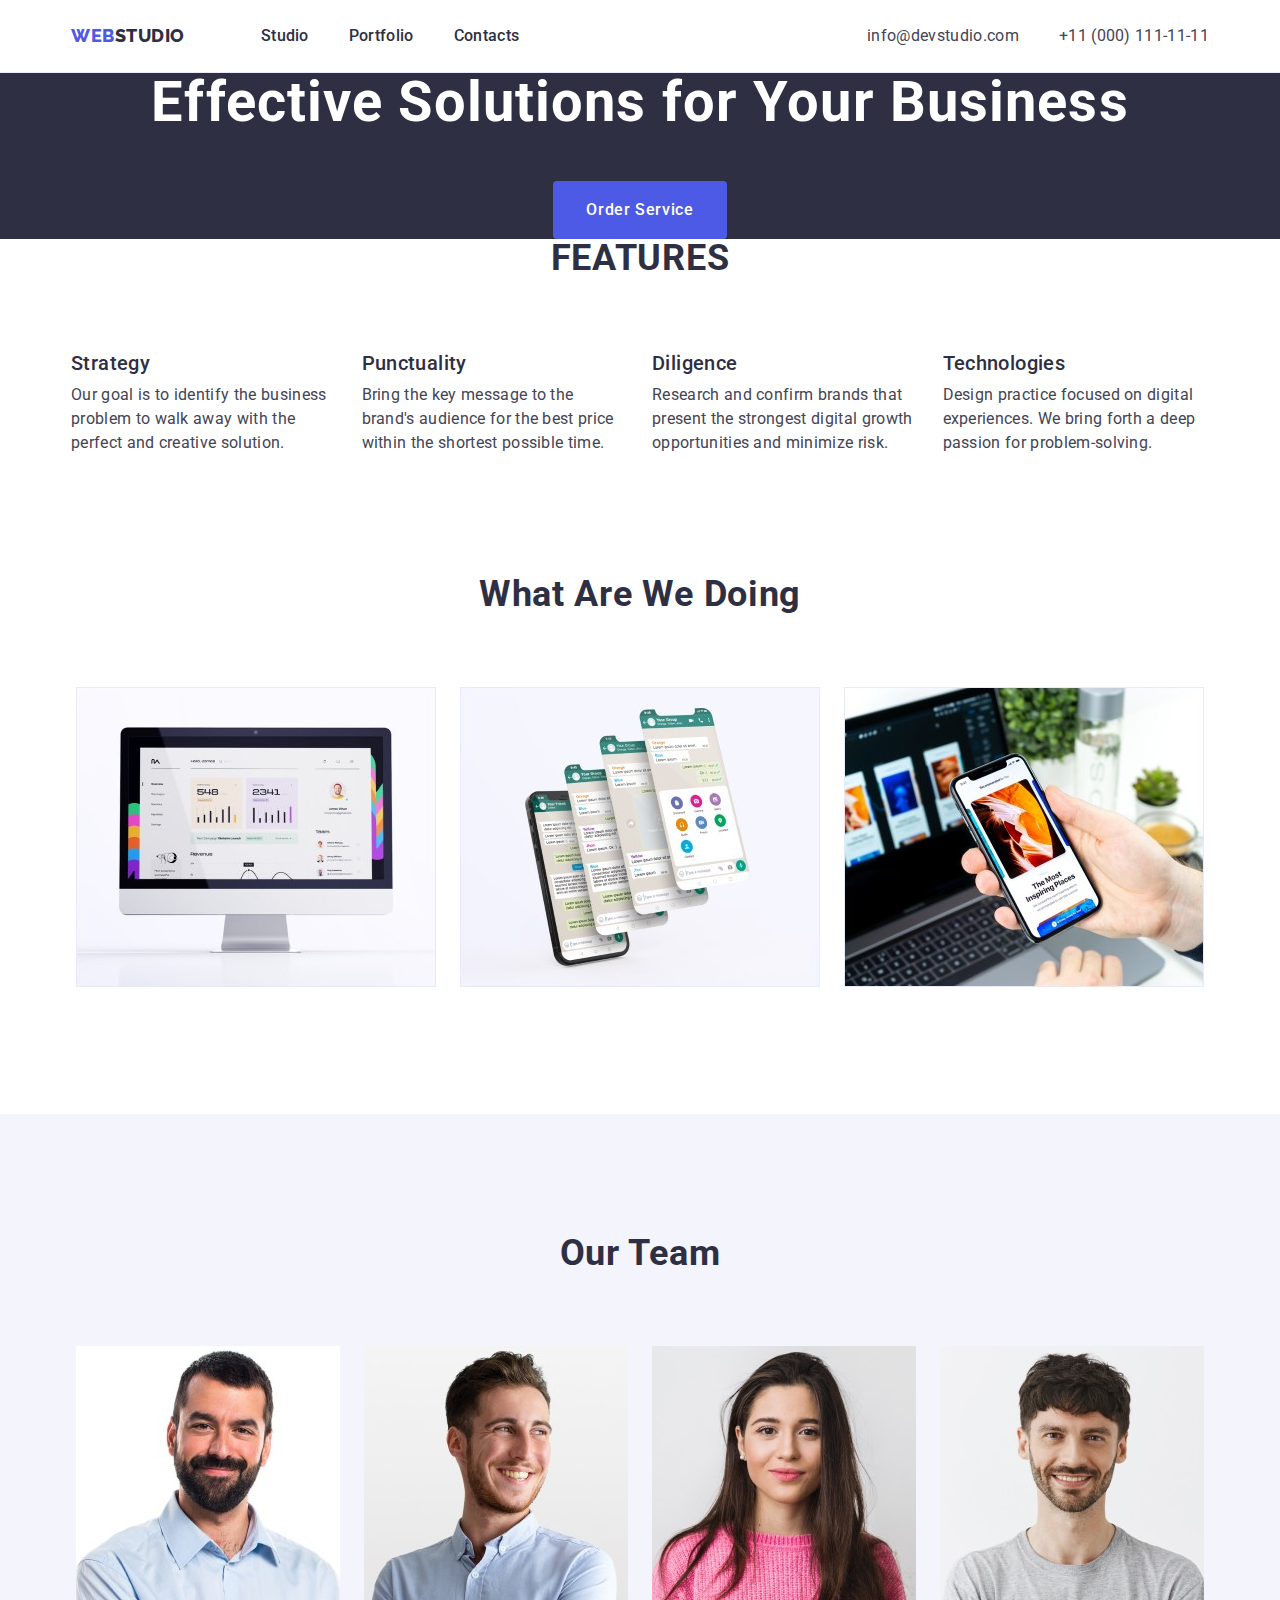
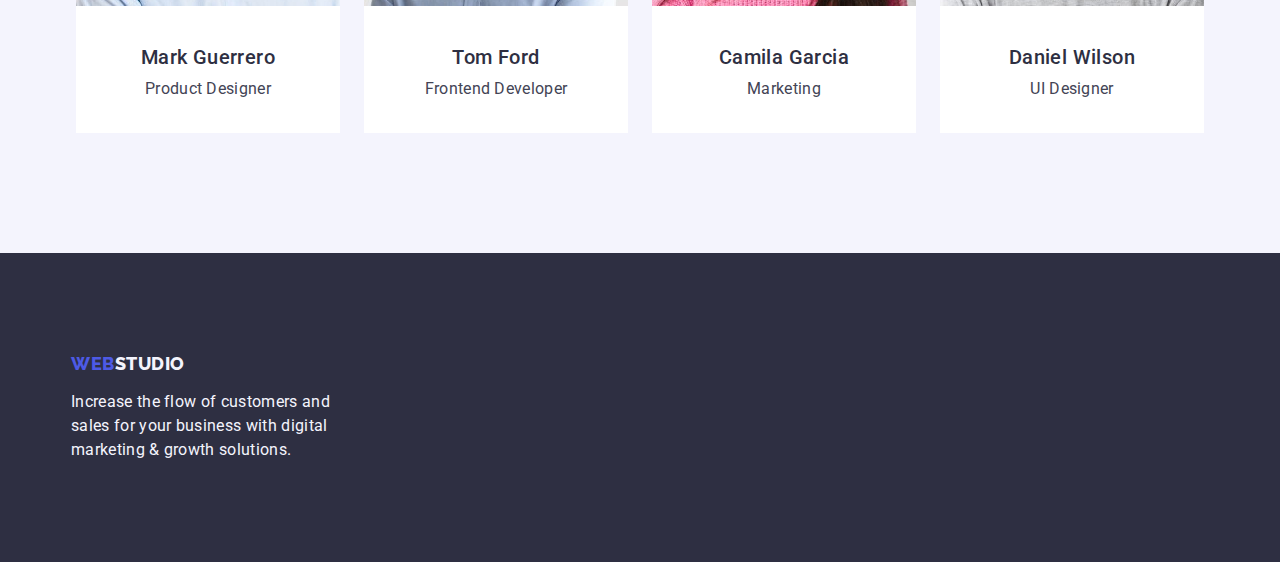
<file: index.html>
<!-- to add HTML document tree put '!' and press 'TAB'-->
<!DOCTYPE html>
<html lang="en">

<head>
  <meta charset="UTF-8" />
  <meta http-equiv="X-UA-Compatible" content="IE=edge" />
  <meta name="viewport" content="width=device-width, initial-scale=1.0" />
  <title>Index</title>
  <link rel="preconnect" href="https://fonts.googleapis.com">
  <link rel="preconnect" href="https://fonts.gstatic.com" crossorigin>
  <link href="https://fonts.googleapis.com/css2?family=Raleway:wght@800&family=Roboto:wght@400;500;700&display=swap"
    rel="stylesheet">
  <link rel="stylesheet" href="https://cdnjs.cloudflare.com/ajax/libs/modern-normalize/2.0.0/modern-normalize.min.css">
  <link rel="stylesheet" href="./css/styles.css">
</head>

<body>
  <header>

    <!-- Site navigation -->
    <div class="container nav">
      <nav class="main-nav">
        <a class="logo link" href="./index.html">Web<span class="logo-span">Studio</span></a>
        <ul class="site-nav list">
          <li class="item"><a class="link" href="./index.html">Studio</a></li>
          <li class="item"><a class="link" href="./portfolio.html">Portfolio</a></li>
          <li class="item"><a class="link" href="">Contacts</a></li>
        </ul>
      </nav>

      <!-- Address -->
      <address class="address">
        <ul class="address list">
          <li class="item"><a class="link" href="mailto:info@devstudio.com">info@devstudio.com</a></li>
          <li class="item"><a class="link" href="tel:+110001111111">+11 (000) 111-11-11</a></li>
        </ul>
      </address>

    </div>

  </header>

  <main>

    <!-- Hero 1-->
    <section class="hero">
      <h1 class="hero-title">Effective Solutions for Your Business</h1>
      <button class="button primary" type="button">Order Service</button>
    </section>


    <!-- Features 2-->
    <section class="section">
      <div class="container">
        <h2 class="section-title">FEATURES</h2>
        <ul class="features-list list">
          <!--Feature 1-->
          <li class="item">
            <h3 class="title">Strategy</h3>
            <p class="text">
              Our goal is to identify the business problem to walk away with the
              perfect and creative solution.
            </p>
          </li>

          <!--Feature 2-->
          <li class="item">
            <h3 class="title">Punctuality</h3>
            <p class="text">
              Bring the key message to the brand's audience for the best price
              within the shortest possible time.
            </p>
          </li>

          <!--Feature 3-->
          <li class="item">
            <h3 class="title">Diligence</h3>
            <p class="text">
              Research and confirm brands that present the strongest digital
              growth opportunities and minimize risk.
            </p>
          </li>

          <!--Feature 4-->
          <li class="item">
            <h3 class="title">Technologies</h3>
            <p class="text">
              Design practice focused on digital experiences. We bring forth a
              deep passion for problem-solving.
            </p>
          </li>
        </ul>
      </div>
    </section>

    <!-- Projects 3 -->
    <section class="section">
      <div class="container ">
        <h2 class="section-title">What Are We Doing</h2>
        <ul class="projects-list list">
          <li class="item">
            <img src="./images/img_1_sq.jpg" alt="Tablet" width="360" />
          </li>
          <li class="item">
            <img src="./images/img_2_sq.jpg" alt="Smarthpone" width="360" />
          </li>
          <li class="item">
            <img src="./images/img_3_sq.jpg" alt="Laptop" width="360" />
          </li>
        </ul>
      </div>
    </section>

    <!-- Profile 4 -->
    <section class="section profile">
      <div class="container">
        <h2 class="section-title">Our Team</h2>
        <ul class="profile-list list">
          <li class="item">
            <img class="profile-img" src="./images/mark_sq.jpg" alt="Mark Guerrero" width="264" />
            <div class="content">
              <h3 class="title">Mark Guerrero</h3>
              <p class="text">Product Designer</p>
            </div>
          </li>
          <li class="item">
            <img class="profile-img" src="./images/tom_sq.jpg" alt="Tom Ford" width="264" />
            <div class="content">
              <h3 class="title">Tom Ford</h3>
              <p class="text">Frontend Developer</p>
            </div>
          </li>
          <li class="item">

            <img class="profile-img" src="./images/camila_sq.jpg" alt="Camila Garcia" width="264" />
            <div class="content">
              <h3 class="title">Camila Garcia</h3>
              <p class="text">Marketing</p>
            </div>
          </li>
          <li class="item">

            <img class="profile-img" src="./images/daniel_sq.jpg" alt="Daniel Wilson" width="264" />
            <div class="content">
              <h3 class="title">Daniel Wilson</h3>
              <p class="text">UI Designer</p>
            </div>
          </li>
        </ul>
      </div>
    </section>
  </main>

  <footer class="footer">
    <!-- Logo-->
    <div class="container">
      <div class="content">
        <a class="logo link" href="./index.html">Web<span class="footer logo-span">Studio</span></a>
        <p class="footer-text">
          Increase the flow of customers and sales for your business with digital
          marketing & growth solutions.
        </p>
      </div>
    </div>
  </footer>
</body>

</html>
</file>
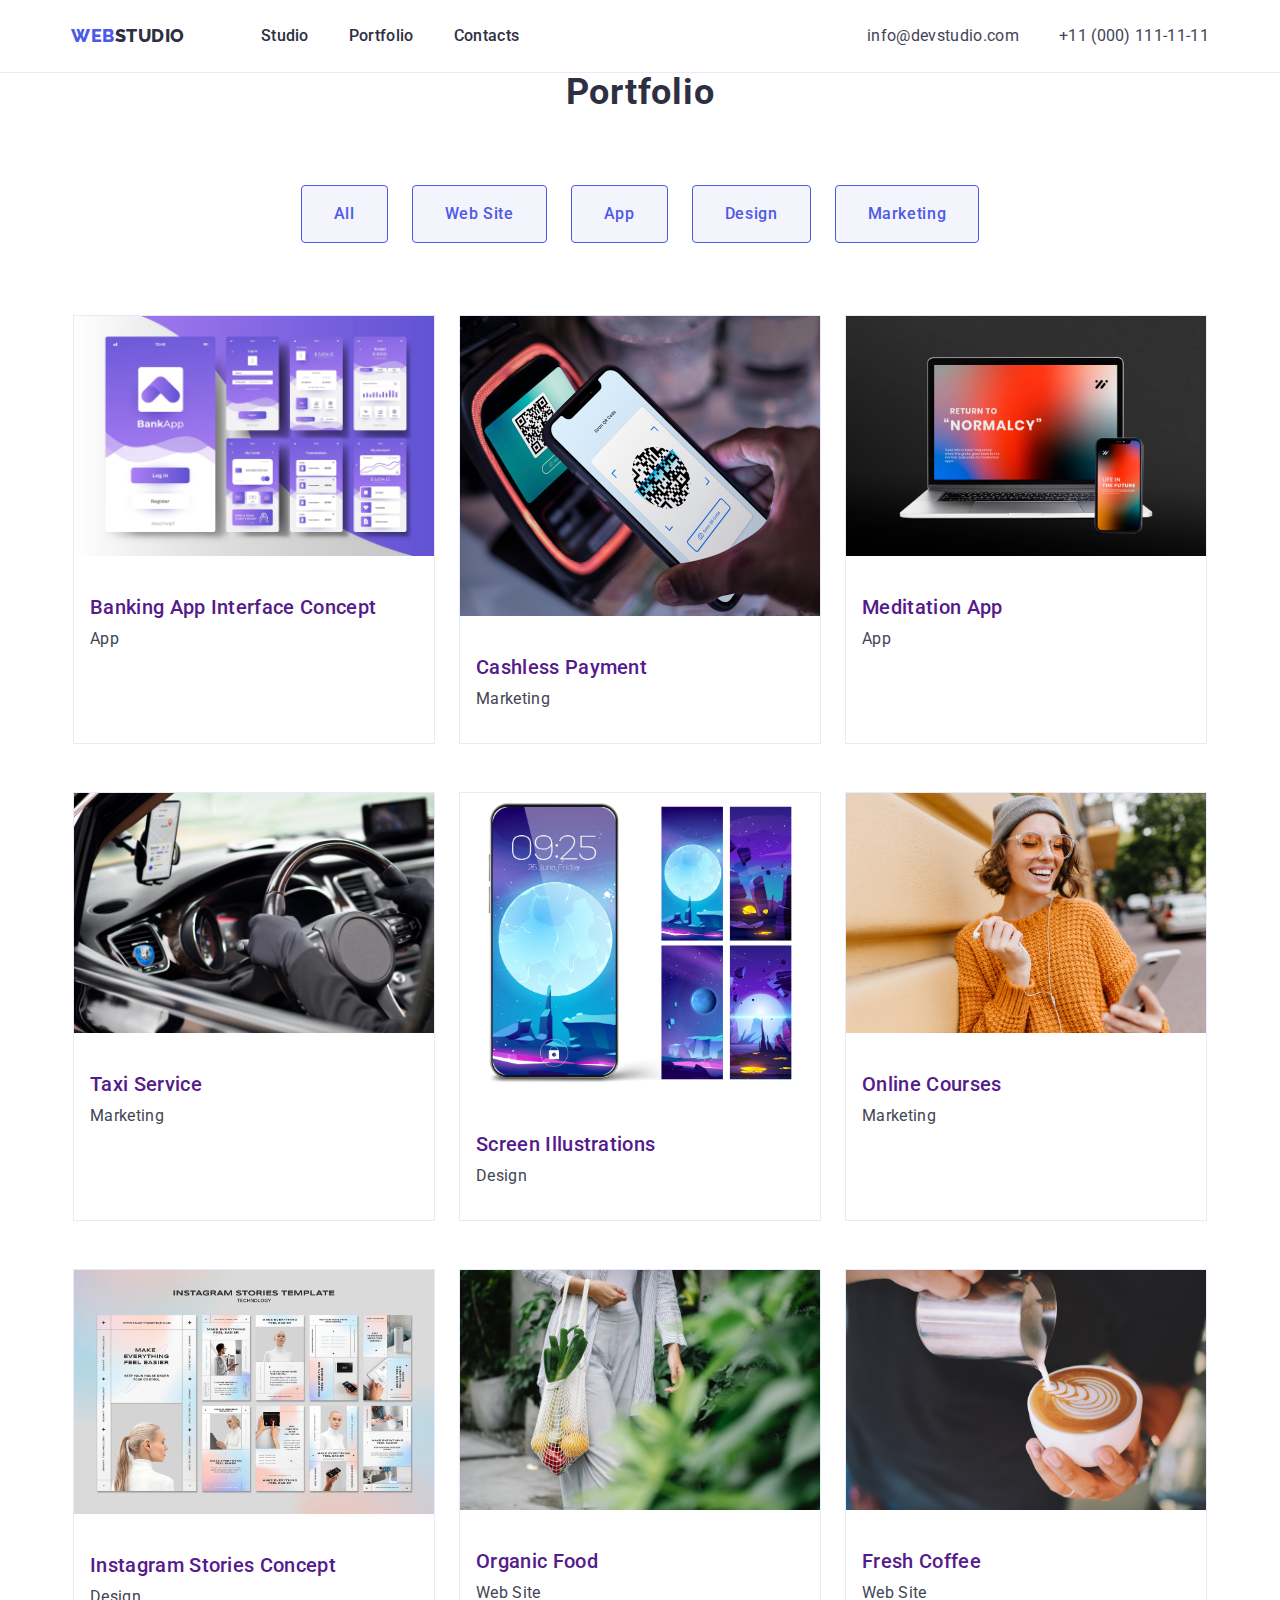
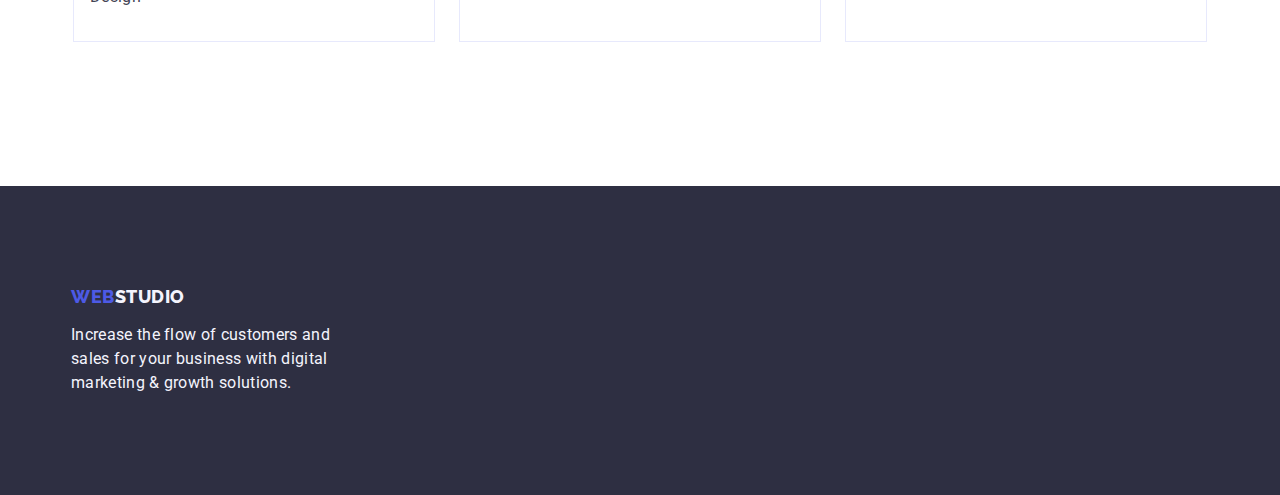
<file: portfolio.html>
<!DOCTYPE html>
<html lang="en">

<head>
    <meta charset="UTF-8" />
    <meta http-equiv="X-UA-Compatible" content="IE=edge" />
    <meta name="viewport" content="width=device-width, initial-scale=1.0" />
    <title>Index</title>
    <link rel="preconnect" href="https://fonts.googleapis.com">
    <link rel="preconnect" href="https://fonts.gstatic.com" crossorigin>
    <link href="https://fonts.googleapis.com/css2?family=Raleway:wght@800&family=Roboto:wght@400;500;700&display=swap"
        rel="stylesheet">
    <link rel="stylesheet"
        href="https://cdnjs.cloudflare.com/ajax/libs/modern-normalize/2.0.0/modern-normalize.min.css">
    <link rel="stylesheet" href="./css/styles.css">
</head>

<body class="body">

    <header>

        <!-- Site navigation -->
        <div class="container nav">
            <nav class="main-nav">
                <a class="logo link" href="./index.html">Web<span class="logo-span">Studio</span></a>
                <ul class="site-nav list">
                    <li class="item"><a class="link" href="./index.html">Studio</a></li>
                    <li class="item"><a class="link" href="./portfolio.html">Portfolio</a></li>
                    <li class="item"><a class="link" href="">Contacts</a></li>
                </ul>
            </nav>

            <!-- Address -->
            <address class="address">
                <ul class="address list">
                    <li class="item"><a class="link" href="mailto:info@devstudio.com">info@devstudio.com</a></li>
                    <li class="item"><a class="link" href="tel:+110001111111">+11 (000) 111-11-11</a></li>
                </ul>
            </address>

        </div>

    </header>

    <main>

        <!-- Row 1 -->
        <section>

            <h1 class="section-title">Portfolio</h1>

            <!-- Filter -->
            <div class="container">
                <ul class="filter-nav list">
                    <li class="item">
                        <button type="button">All</button>
                    </li>
                    <li class="item">
                        <button type="button">Web Site</button>
                    </li>
                    <li class="item">
                        <button type="button">App</button>
                    </li>
                    <li class="item">
                        <button type="button">Design</button>
                    </li>
                    <li class="item">
                        <button type="button">Marketing</button>
                    </li>
                </ul>
            </div>

            <div class="container">
                <ul class="portfolio-list list">
                    <li class="item link">
                        <a class="link" href="">
                            <img src="./images/banking.jpg" alt="Banking App Interface Concept" width="360" />
                            <div class="content">
                                <h2 class="title">Banking App Interface Concept</h2>
                                <p class="text">App</p>
                            </div>
                        </a>
                    </li>
                    <li class="item link">
                        <a class="link" href="">
                            <img src="./images/cashless_payment.jpg" alt="Cashless Payment" width="360" />
                            <div class="content">
                                <h2 class="title">Cashless Payment</h2>
                                <p class="text">Marketing</p>
                            </div>
                        </a>
                    </li>
                    <li class="item link">
                        <a class="link" href="">
                            <img src="./images/meditation_app.jpg" alt="Meditation App" width="360" />
                            <div class="content">
                                <h2 class="title">Meditation App</h2>
                                <p class="text">App</p>
                            </div>
                        </a>
                    </li>
                    <li class="item link">
                        <a class="link" href="">
                            <img src="./images/taxi_service.jpg" alt="Taxi Service" width="360" />
                            <div class="content">
                                <h2 class="title">Taxi Service</h2>
                                <p class="text">Marketing</p>
                            </div>
                        </a>
                    </li>
                    <li class="item link">
                        <a class="link" href="">
                            <img src="./images/screen_illustrations.jpg" alt="Screen Illustrations" width="360" />
                            <div class="content">
                                <h2 class="title">Screen Illustrations</h2>
                                <p class="text">Design</p>
                            </div>
                        </a>
                    </li>
                    <li class="item link">
                        <a class="link" href="">
                            <img src="./images/online_courses.jpg" alt="Online Courses" width="360" />
                            <div class="content">
                                <h2 class="title">Online Courses</h2>
                                <p class="text">Marketing</p>
                            </div>
                        </a>
                    </li>
                    <li class="item link">
                        <a class="link" href="">
                            <img src="./images/instagram_stories_concept.jpg" alt="Instagram Stories Concept"
                                width="360" />
                            <div class="content">
                                <h2 class="title">Instagram Stories Concept</h2>
                                <p class="text">Design</p>
                            </div>
                        </a>
                    </li>
                    <li class="item link">
                        <a class="link" href="">
                            <img src="./images/organic_food.jpg" alt="Organic Food" width="360" />
                            <div class="content">
                                <h2 class="title">Organic Food</h2>
                                <p class="text">Web Site</p>
                            </div>
                        </a>
                    </li>
                    <li class="item link">
                        <a class="link" href="">
                            <img src="./images/fresh_coffee.jpg" alt="Fresh Coffee" width="360" />
                            <div class="content">
                                <h2 class="title">Fresh Coffee</h2>
                                <p class="text">Web Site</p>
                            </div>
                        </a>
                    </li>
                </ul>
            </div>

        </section>

    </main>

    <footer class="footer">
        <!-- Logo-->
        <div class="container">
            <div class="content">
                <a class="logo link" href="./index.html">Web<span class="footer logo-span">Studio</span></a>
                <p class="footer-text">
                    Increase the flow of customers and sales for your business with digital
                    marketing & growth solutions.
                </p>
            </div>
        </div>
    </footer>
</body>

</html>
</file>
<file: css/styles.css>
/* When using scc normalize it is not nessessory */

/* html {
    box-sizing: border-box;
}

*,
*::before, 
*::after {
    box-sizing: inherit;
} */

/* CSS variables */
:root {
    --primary-text-color: #434455;
    --title-text-color: #2E2F42;
    --accent-color: #4D5AE5;
    --primery-white-color: #ffffff;
}

body {
    color: var(--primary-text-color);
    background-color: var(--primery-white-color);

    font-family: Roboto, sans-serif;
    font-size: 16px;
    font-weight: 400;
    line-height: 1.5;
    letter-spacing: 0.02em;
    text-align: left;
}

.container {
    margin-left: auto;
    margin-right: auto;
    /* width: 1440px; */
    /* width: 1148px; */
    width: 1158px;
    padding-left: 10px;
    padding-right: 10px;
}

/* 
==button==
width: Hug (169px)px;
height: Hug (56px)px;
top: 428px;
left: 636px;
padding: 16px 32px 16px 32px;
gap: 10px;
border-radius: 4px;
opacity: 0px;
*/

.button {

    font-family: Roboto, sans-serif;
    font-size: 16px;
    font-weight: 500;
    line-height: 1.5;
    letter-spacing: 0.04em;
    text-align: center;

    border-radius: 4px;
    border: 1px solid transparent;

    padding: 16px 32px 16px 32px;


    /* width: Hug (169px)px;
    height: Hug (56px)px; */
    min-width: 169px;

    cursor: pointer
}


.button.primary {
    color: var(--primery-white-color);
    background-color: var(--accent-color);
}

.button.primary:hover,
button.primary:focus {
    background-color: #404BBF;
}

.button.secondary {
    color: var(--accent-color);
    background-color: #F4F4FD;
    border: 1px solid var(--accent-color);
}

.button.secondary:hover,
.button.secondary:focus {
    color: var(--primery-white-color);
    background-color: #404BBF;
}

/* Index.html */
/*  Header */

header {
    border-bottom: 1px solid #E7E9FC
}

.container.nav {
    display: flex;
    align-items: center;
}

.main-nav {
    display: flex;
    align-items: center;
}

.list {
    list-style: none;
    text-decoration: none;
    margin: 0;
    padding: 0;
}

.link {
    text-decoration: none;
}

.text {
    margin-top: 0;
    margin-bottom: 0;
}

.logo {
    color: var(--accent-color);

    font-family: Raleway, sans-serif;
    font-size: 18px;
    font-weight: 800;
    line-height: 1.17;
    letter-spacing: 0.03em;
    text-align: left;

    text-transform: uppercase;
    text-decoration: none;
    margin-right: 76px;
}

.logo .link {
    display: block;
    text-decoration: none;

}

.logo:hover {
    color: var(--accent-color);
}

.logo-span {
    color: var(--title-text-color);
}

/* Site nav */

.site-nav {
    display: flex;
}


/* чисткка геометрии */

/* .site-nav .item:last-child {
    margin-right: 0;
} */

/* .site-nav .item:not(:last-child) {
    margin-right: 40px;
} */

/* К верхнему соседу */
.site-nav .item+.item {
    margin-left: 40px;
}

.site-nav .link {
    display: block;
    padding-top: 24px;
    padding-bottom: 24px;
    color: var(--title-text-color);

    font-size: 16px;
    font-weight: 500;

    text-decoration: none;
}

.site-nav .link:hover,
.site-nav .link:focus {
    color: #404bbf
}

/* Address */
.address {
    font-style: normal;
    margin-left: auto;

}

.address .list {
    display: flex;

}

.address .link {
    /* display: block; */

    color: #434455;

    font-family: Roboto;
    font-size: 16px;
    font-weight: 400;
    line-height: 24px;
    letter-spacing: 0.02em;
    text-align: left;

    text-decoration: none;
}

.address .link:hover,
.address .link:focus {
    color: #404bbf;
}

.address .item+.item {
    margin-left: 40px
}

/* Main */
/* Hero 1 */
.hero {
    background-color: var(--title-text-color);
    text-align: center;
}

.hero-title {
    margin-top: 0;
    margin-bottom: 48px;
    color: var(--primery-white-color);

    font-size: 56px;
    font-weight: 700;
    line-height: 1.07;

    letter-spacing: 0.02em;
}

/* Sections */
.section {
    padding-top: 0px;
    padding-bottom: 120px;
}

.section-title {
    color: var(--title-text-color);

    font-size: 36px;
    font-weight: 700;
    line-height: 1.11;
    text-align: center;
    letter-spacing: 0.02em;

    text-transform: capitalize;

    margin-top: 0;
    margin-bottom: 72px;
}

/* Features 2 */
.features-list {
    display: flex;
    flex-wrap: wrap;
}

.features-list .item {
    width: calc((100% - 72px) / 4);
    margin-right: 24px;
    margin-bottom: 24px;
}

/* for n element in the row */
.features-list .item:nth-child(4n) {
    margin-right: 0;
}

/* alt */
/* .features-list .item:not(:nth-child(4n)){
    margin-right: 24px;
} */

/* for the last 4 elements in the container */
.features-list .item:nth-last-child(-n +4) {
    margin-bottom: 0;
}

/* alt */
/* .features-list .item:not(:nth-last-child(-n +4)){
    margin-bottom: 24px;
} */

.features-list .title,
.profile-list .title,
.projects-list .title {
    color: var(--title-text-color);

    font-size: 20px;
    font-weight: 500;
    line-height: 1.2;
    letter-spacing: 0.02em;
    text-align: left;

    margin-top: 0;
    margin-bottom: 8px;
}

/* Projects 3 */

.projects-list {
    display: flex;
    justify-content: center;
    margin: -12px;
}

.projects-list .item {
    margin: 12px;
}

/* Profile 4 */
.section.profile {
    background-color: #F4F4FD;
    padding-top: 120px;
}

.profile-img {
    background-color: var(--primery-white-color);
    margin-bottom: 32px;
}

.profile-list {
    display: flex;
    justify-content: center;
    margin: -12px;
}

.profile-list .item {
    background-color: var(--primery-white-color);
    margin: 12px;
}

.profile-list .content {
    margin-left: auto;
    margin-right: auto;
    margin-bottom: 32px;
}

.profile-list .title,
.profile-list .text {
    text-align: center;
}


/* Profile.html */

.filter-nav {
    display: flex;
    justify-content: center;
    margin: 0 -12px;
    margin-bottom: 72px;
}

.filter-nav .item {
    margin: 0 12px;
}



.filter-nav button {
    font-size: 16px;
    font-weight: 500;
    line-height: 1.5;
    letter-spacing: 0.04em;
    text-align: center;

    border-radius: 4px;
    border: 1px solid transparent;

    padding: 16px 32px 16px 32px;
    cursor: pointer;

    color: var(--accent-color);
    background-color: #F4F4FD;
    border: 1px solid var(--accent-color);
}

.filter-nav button:hover,
.filter-nav button:focus {
    color: var(--primery-white-color);
    background-color: #404BBF;
}

.portfolio-list {
    display: flex;
    flex-wrap: wrap;
    justify-content: center;
    margin: -24px -12px;
    margin-bottom: 120px;

}

.portfolio-list .item {
    margin: 24px 12px;
    border: 1px solid #E7E9FC;
}

.portfolio-list .content {
    padding-left: 16px;
    margin-top: 32px;
    margin-bottom: 32px;
}

.portfolio-list .title {
    margin-top: 0;
    margin-bottom: 8px;
    font-size: 20px;
    font-weight: 500;
    line-height: 1.2;
}

.portfolio-list .text {
    color: #434455;
}


/* Footer */
.footer {
    background-color: var(--title-text-color);
}

.footer .ntainerntainer {
    padding-top: 100px;
    padding-bottom: 100px;
}

.footer .content {
    width: 264px;
    margin-right: auto;
    padding-top: 100px;
    padding-bottom: 100px;
}

.footer-text {
    color: #F4F4FD;
    margin-top: 0;
    margin-bottom: 0;
}

.footer .logo {
    display: inline-block;
    margin-bottom: 16px;
}

.footer .logo-span {
    color: #f4f4fd
}
</file>
